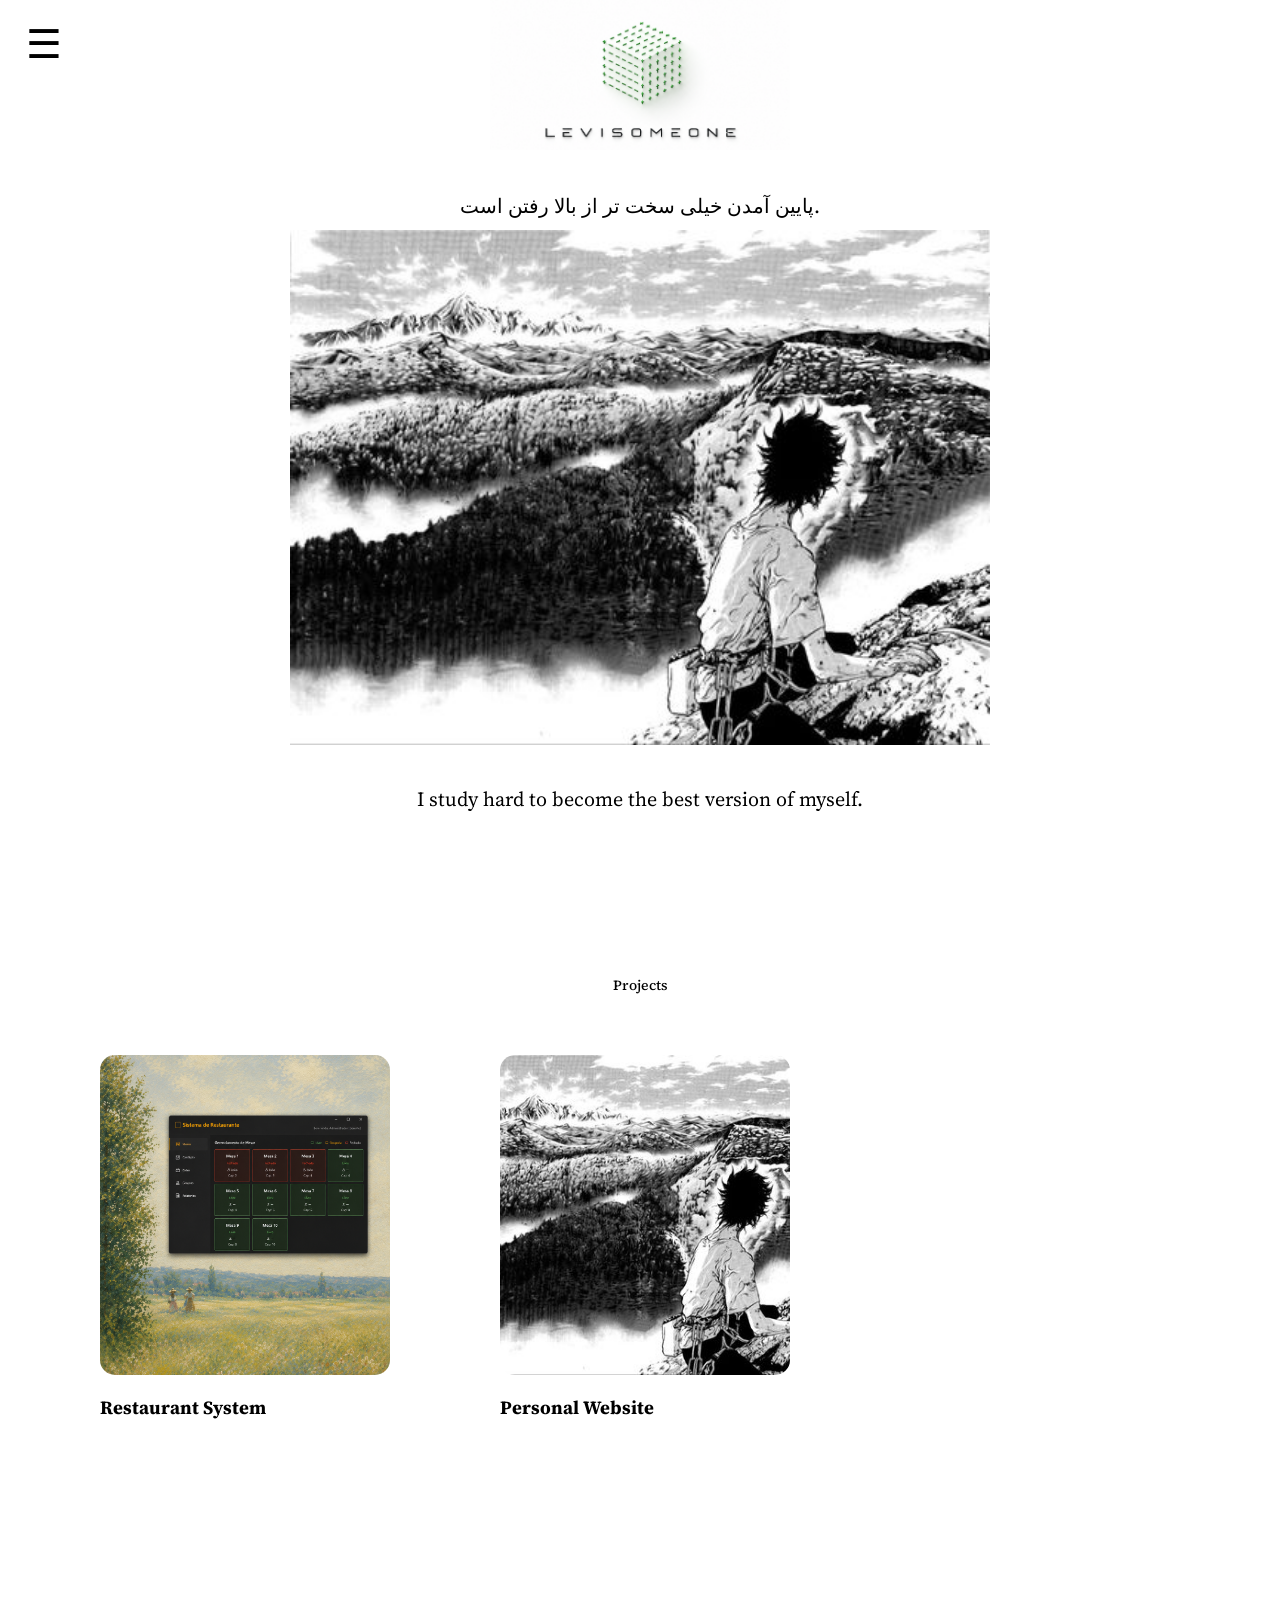
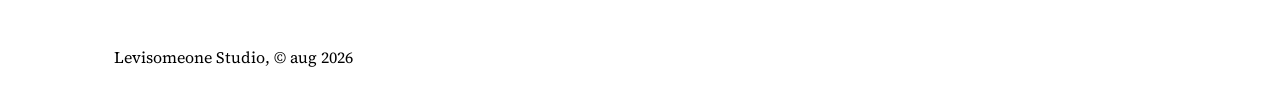
<file: product/index.html>
<!DOCTYPE html>
<html lang="pt-br">
<head>
    <meta charset="utf-8">
    <meta http-equiv="X-UA-Compatible" content="IE=edge">
    <meta name="viewport" content="width=device-width, initial-scale=1.0">
    <meta name="theme-color" content>
    <link rel="icon" type="image/png" href="#">
    <link rel="stylesheet" href="../style/estilo.css">
    <link rel="stylesheet" href="../style/projetos.css">
    <link rel="preconnect" href="https://fonts.googleapis.com">
    <link rel="preconnect" href="https://fonts.gstatic.com" crossorigin>
    <link href="https://fonts.googleapis.com/css2?family=Source+Serif+4:ital,opsz,wght@0,8..60,200..900;1,8..60,200..900&display=swap" rel="stylesheet">
    
    <title>Levisomeone.studio</title>
</head>
<body>
    <header class="header-top">
        <button id="menu-btn">☰</button>
        <div class="img-logo">
            <img src="../cdn/logo.png" alt="logo">
        </div>
    </header>
    <main>
        <nav id="sidebar">
            <a href="../product/site.html">Home</a>
            <a href="#">Projects</a>
        </nav>
    <br>


    <p class="phade">پایین آمدن خیلی سخت تر از بالا رفتن است.</p>
    <div class="img-container">
        <img src="../cdn/climber.jpg" alt="200px">
    </div>
    <p class="climber-text">I study hard to become the best version of myself.</p>
    </main>

    <section class="projects">

        <h2>Projects</h2>

        <div class="projects-grid">

            <article class="project-card">

                <div class="project-image">
                    <img id="project-img" src="../cdn/project1-1.png" alt="Projeto 1">
                </div>

                <div class="project-info">
                    <h3>Restaurant System</h3>
                    
                </div>

            </article>

            <article class="project-card">

                <div class="project-image">
                    <img src="../cdn/climber.jpg" alt="Projeto 2">
                </div>

                <div class="project-info">
                    <h3>Personal Website</h3>
                    
                </div>

            </article>

        </div>

    </section>


    <footer  class="footer">
        <p class="footer-text">Levisomeone Studio, ©  aug 2026</p>
    </footer>

    <script src="../scripts/script.js"></script>
</body>
    
</html>
</file>
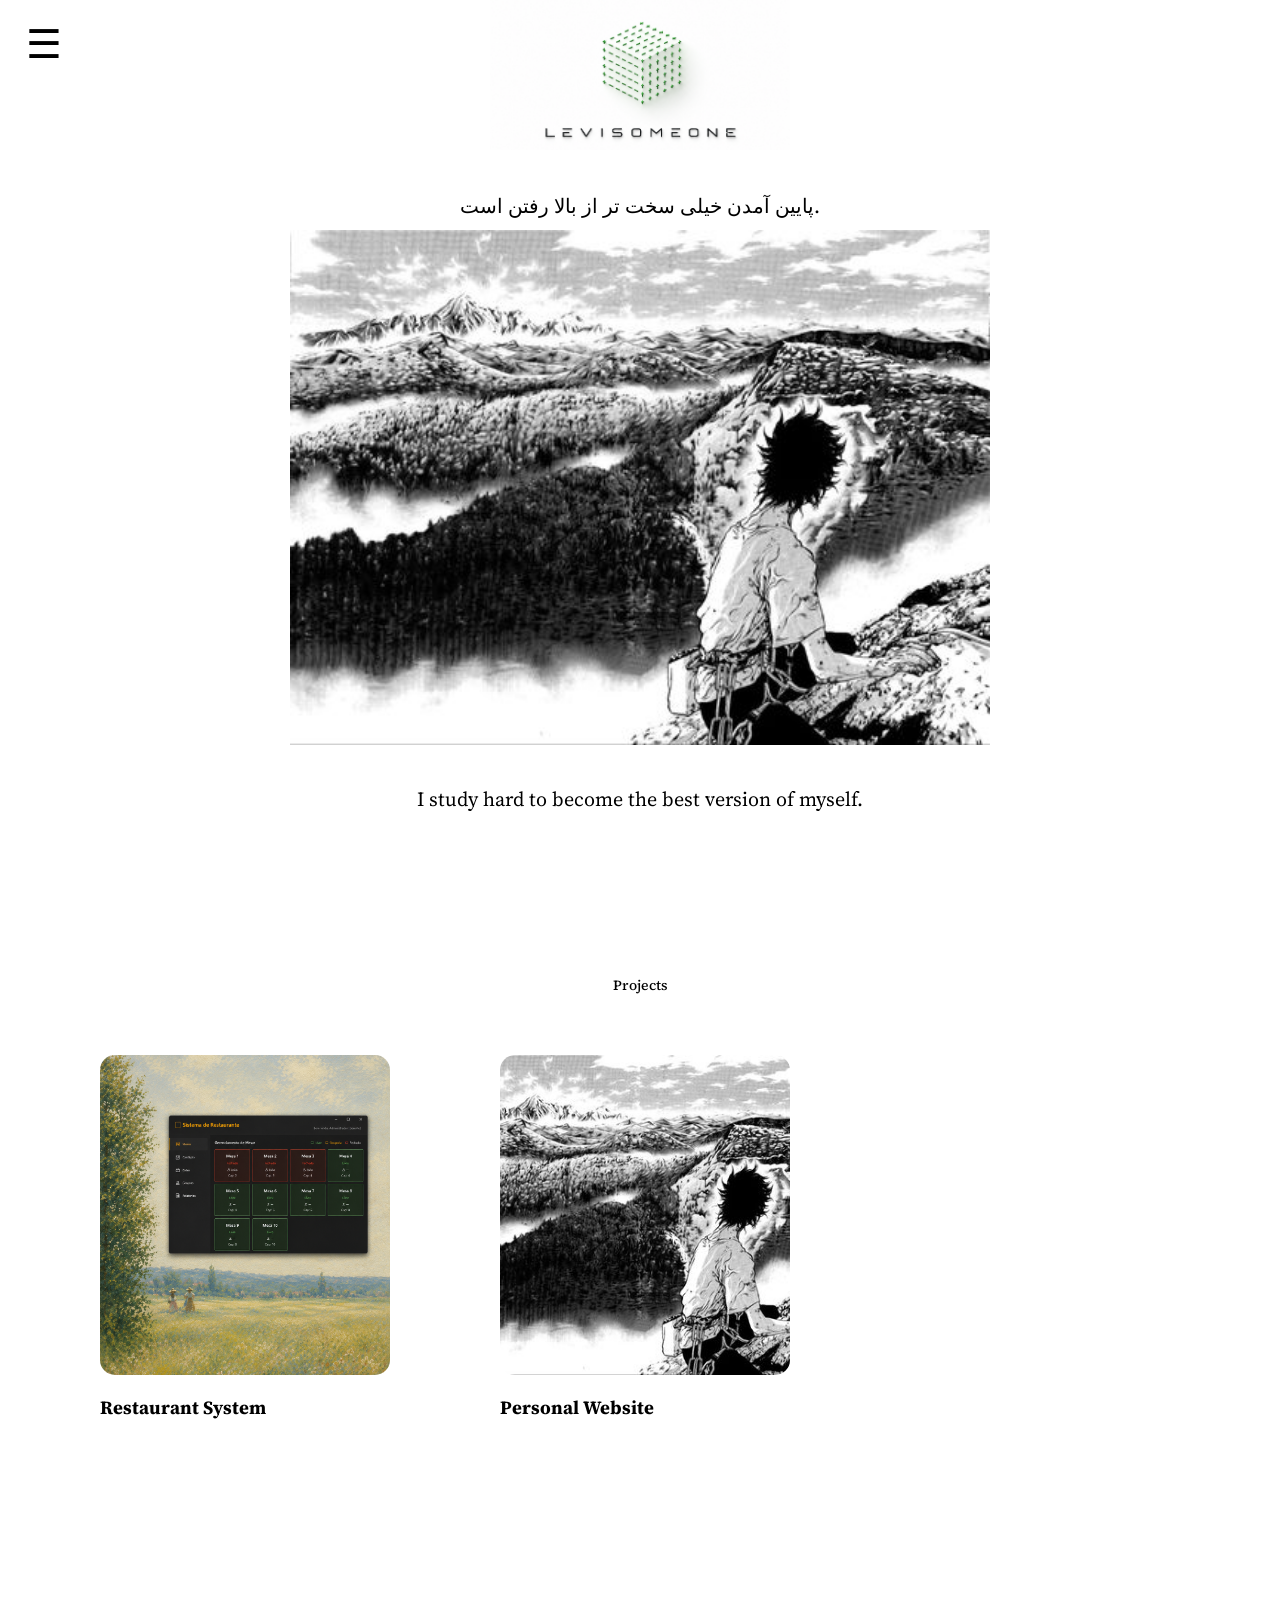
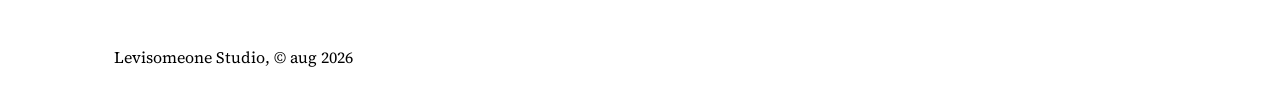
<file: product/site.html>
<!DOCTYPE html>
<html lang="pt-br">
<head>
    <meta charset="utf-8">
    <meta http-equiv="X-UA-Compatible" content="IE=edge">
    <meta name="viewport" content="width=device-width, initial-scale=1.0">
    <meta name="theme-color" content>
    <link rel="icon" type="image/png" href="#">
    <link rel="stylesheet" href="../style/estilo.css">
    <link rel="stylesheet" href="../style/projetos.css">
    <link rel="preconnect" href="https://fonts.googleapis.com">
    <link rel="preconnect" href="https://fonts.gstatic.com" crossorigin>
    <link href="https://fonts.googleapis.com/css2?family=Source+Serif+4:ital,opsz,wght@0,8..60,200..900;1,8..60,200..900&display=swap" rel="stylesheet">
    
    <title>Levisomeone.studio</title>
</head>
<body>
    <header class="header-top">
        <button id="menu-btn">☰</button>
        <div class="img-logo">
            <img src="../cdn/logo.png" alt="logo">
        </div>
    </header>
    <main>
        <nav id="sidebar">
            <a href="../product/site.html">Home</a>
            <a href="#">Projects</a>
        </nav>
    <br>


    <p class="phade">پایین آمدن خیلی سخت تر از بالا رفتن است.</p>
    <div class="img-container">
        <img src="../cdn/climber.jpg" alt="200px">
    </div>
    <p class="climber-text">I study hard to become the best version of myself.</p>
    </main>

    <section class="projects">

        <h2>Projects</h2>

        <div class="projects-grid">

            <article class="project-card">

                <div class="project-image">
                    <img id="project-img" src="../cdn/project1-1.png" alt="Projeto 1">
                </div>

                <div class="project-info">
                    <h3>Restaurant System</h3>
                    
                </div>

            </article>

            <article class="project-card">

                <div class="project-image">
                    <img src="../cdn/climber.jpg" alt="Projeto 2">
                </div>

                <div class="project-info">
                    <h3>Personal Website</h3>
                    
                </div>

            </article>

        </div>

    </section>


    <footer  class="footer">
        <p class="footer-text">Levisomeone Studio, ©  aug 2026</p>
    </footer>

    <script src="../scripts/script.js"></script>
</body>
    
</html>
</file>
<file: style/estilo.css>
html, body {
    height: 100%;
    margin: 0;
}

body {
    font-family: "Source Serif 4", serif;

    min-height: 100vh;
    display: flex;
    flex-direction: column;
}

main {
    flex: 1;
}

p{
    color: black;
    font-size: 20px;
    text-align: center;
    margin-bottom: -30px;
}

.img-container{
    display: flex;
    justify-content: center;
    margin: 40px 0;
}

.img-container img {
    width: 80%;
    max-width: 700px;
    height: auto;
}

.img-logo {
    display: flex;
    justify-content: center;
    align-items: center;
} 

.img-logo img{
    width: 300px;
    height: 150px;
    object-fit: cover;
    position: relative;
}

#menu-btn {
    color: black;
    font-size: 40px;
    background: transparent;
    border: none;
    cursor: pointer;

    z-index: 9999;
    position: fixed;
    top: 20px;
    left: 20px;
}

#sidebar {
    position: fixed;
    top: 0;
    left: -250px;
    width: 250px;
    height: 100vh;
    z-index: 1000;

    background-color: white;
    border-right: none;

    transition: left 0.3s ease;
    padding-top: 100px;
}

#sidebar a {
    display: block;
    color: black;
    text-decoration: none;
    padding: 15px 25px;
    font-size: 18px;
}

#sidebar a:hover {
    background-color: #f0f0f0;
}

#sidebar.open {
    left: 0;
    border-right: 1px solid black;
}

.footer {
    background-color: white;
    width: 100%;
    min-height: 60px;
    display: flex;
    align-items: flex-end;
    padding: 20px 5%;
}

.footer-text {
    margin-left: 50px;
    margin-bottom: 0;

    color: black;
    font-size: 16px;
}

.phade p {
    width: -100px;
}
</file>
<file: style/projetos.css>
.projects {
    margin-top: 180px;
    margin-bottom: 150px;
}

.projects h2 {
    text-align: center;
    margin-bottom: 60px;
    font-size: 14px;
    font-weight: 500;
}

.projects-grid {
    display: flex;
    justify-content: flex-start;
    gap: 50px;
    margin-left: 100px;
}

.project-card {
    width: 350px;
}

.project-image {
    width: 300px;
    height: 350px;
    overflow: hidden;
    border-radius: 20px;
}

.project-image img {
    width: 100%;
    height: 100%;
    object-fit: cover;
    display: block;
    opacity: 1;
    transition: opacity 0.4s ease, transform 0.4s ease;
}


.project-image:hover img {
    transform: scale(1.05);
}

.project-card h3 {
    margin-top: 20px;
}

.project-card p {
    font-size: 14px;
}

.project-image {
    width: 290px;
    height: 320px;
    overflow: hidden;
    border-radius: 15px;

}

.project-image img {
    width: 100%;
    height: 100%;
    object-fit: cover;
    display: block;

    transition: transform 0.4s ease;
}

.project-image:hover img {
    transform: scale(1.05);
}

.project-card:hover .project-image img {
    transform: scale(1.05);
}

.project-image img.fade {
    opacity: 0;
}
</file>
